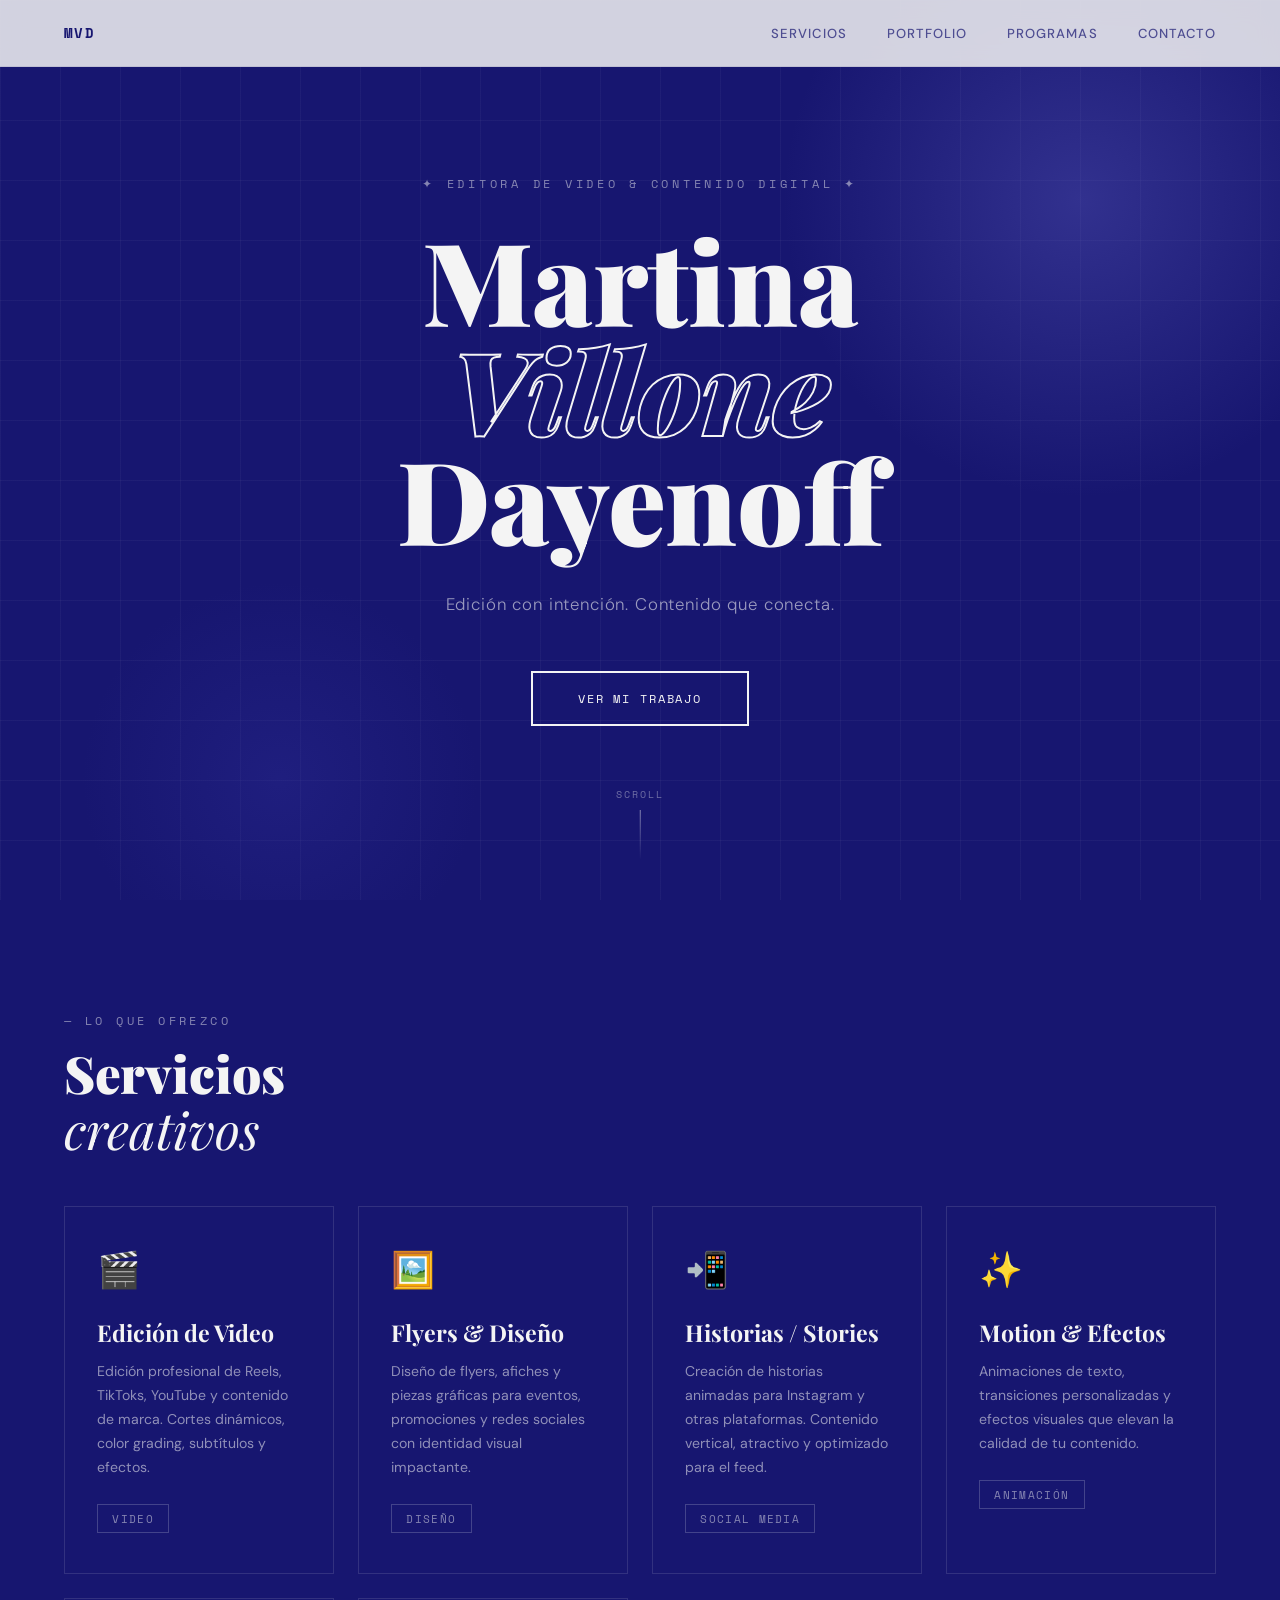
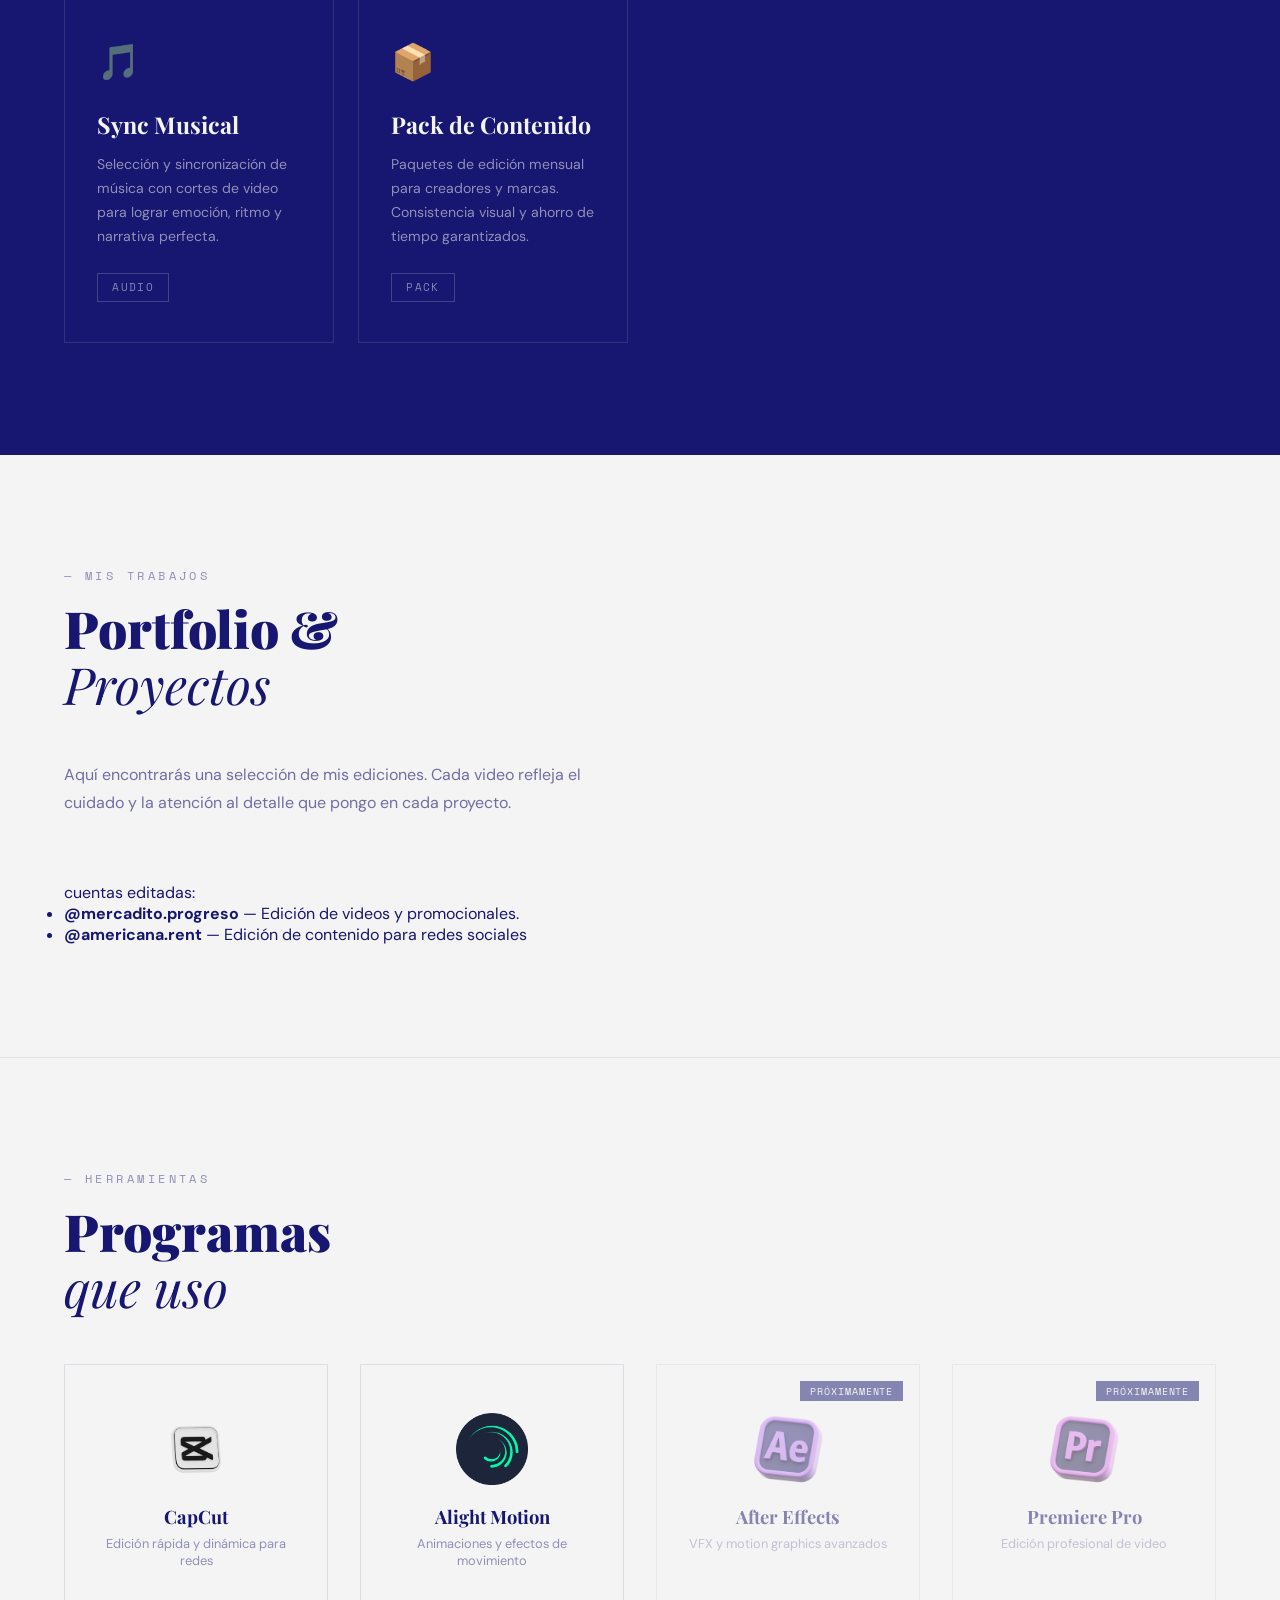
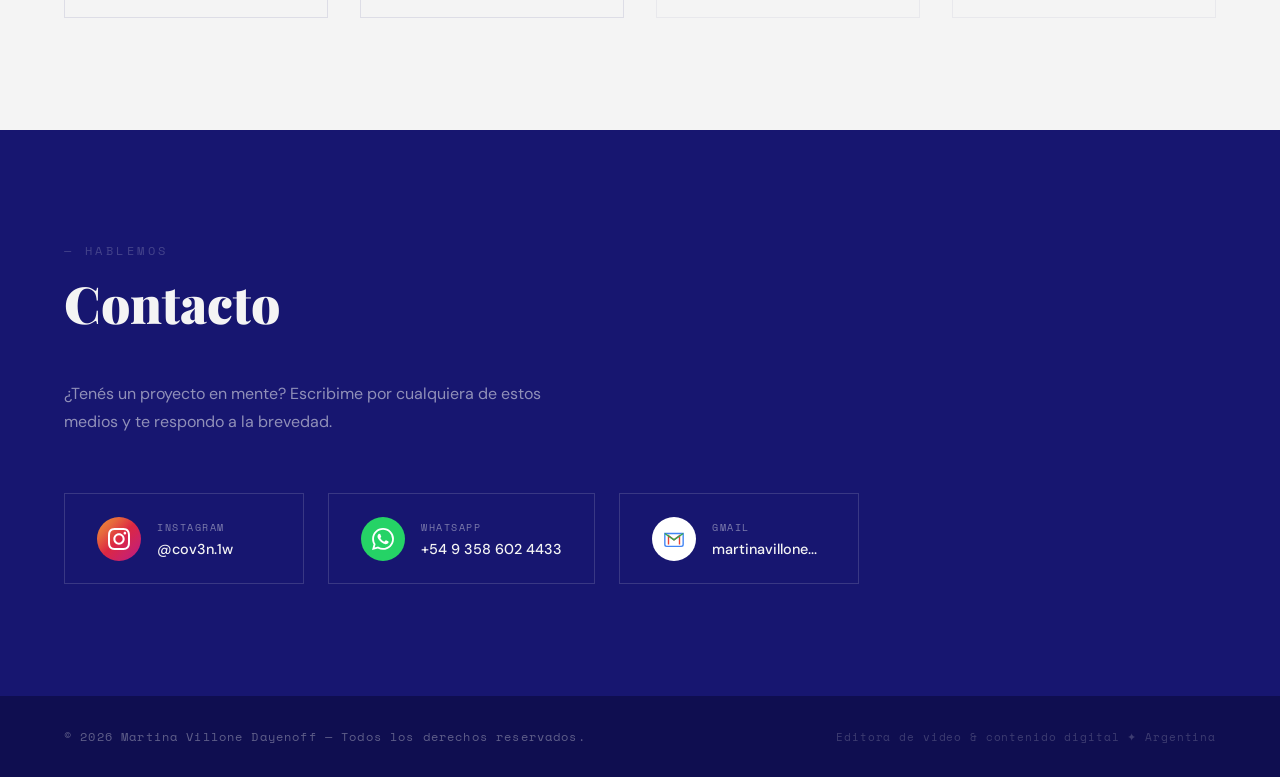
<file: portafolio edición/html.html>
<!DOCTYPE html>
<html lang="es">
<head>
<meta charset="UTF-8">
<meta name="viewport" content="width=device-width, initial-scale=1.0">
<title>Martina Villone Dayenoff — Editora</title>
<link href="https://fonts.googleapis.com/css2?family=Playfair+Display:ital,wght@0,400;0,700;0,900;1,400&family=DM+Sans:wght@300;400;500&family=Space+Mono:wght@400;700&display=swap" rel="stylesheet">
<style>
  :root {
    --azul: rgb(23, 22, 112);
    --azul-claro: rgba(23, 22, 112, 0.08);
    --azul-medio: rgba(23, 22, 112, 0.5);
    --blanco: #f4f4f4;
    --blanco-puro: #ffffff;
    --gris: #c8c8d0;
  }

  * { margin: 0; padding: 0; box-sizing: border-box; }

  html { scroll-behavior: smooth; }

  body {
    background-color: var(--blanco);
    color: var(--azul);
    font-family: 'DM Sans', sans-serif;
    overflow-x: hidden;
  }

  /* ── NAV ── */
  nav {
    position: fixed;
    top: 0; left: 0; right: 0;
    z-index: 100;
    display: flex;
    justify-content: space-between;
    align-items: center;
    padding: 1.4rem 4rem;
    background: rgba(244,244,244,0.85);
    backdrop-filter: blur(12px);
    border-bottom: 1px solid rgba(23,22,112,0.1);
  }

  .nav-logo {
    font-family: 'Space Mono', monospace;
    font-size: 0.85rem;
    font-weight: 700;
    letter-spacing: 0.1em;
    color: var(--azul);
    text-decoration: none;
  }

  .nav-links {
    display: flex;
    gap: 2.5rem;
    list-style: none;
  }

  .nav-links a {
    text-decoration: none;
    font-size: 0.82rem;
    font-weight: 500;
    letter-spacing: 0.08em;
    text-transform: uppercase;
    color: var(--azul);
    opacity: 0.7;
    transition: opacity 0.2s;
  }

  .nav-links a:hover { opacity: 1; }

  /* ── HERO ── */
  #hero {
    min-height: 100vh;
    display: flex;
    align-items: center;
    justify-content: center;
    position: relative;
    overflow: hidden;
    background: var(--azul);
  }

  .hero-bg-grid {
    position: absolute;
    inset: 0;
    background-image:
      linear-gradient(rgba(244,244,244,0.04) 1px, transparent 1px),
      linear-gradient(90deg, rgba(244,244,244,0.04) 1px, transparent 1px);
    background-size: 60px 60px;
  }

  .hero-blob {
    position: absolute;
    width: 600px;
    height: 600px;
    border-radius: 50%;
    background: radial-gradient(circle, rgba(100,99,200,0.35) 0%, transparent 70%);
    top: -100px; right: -100px;
    animation: blobPulse 8s ease-in-out infinite alternate;
  }

  .hero-blob-2 {
    position: absolute;
    width: 400px;
    height: 400px;
    border-radius: 50%;
    background: radial-gradient(circle, rgba(50,49,160,0.3) 0%, transparent 70%);
    bottom: -80px; left: 80px;
    animation: blobPulse 10s ease-in-out infinite alternate-reverse;
  }

  @keyframes blobPulse {
    from { transform: scale(1) translate(0,0); }
    to { transform: scale(1.15) translate(30px, -20px); }
  }

  .hero-content {
    text-align: center;
    position: relative;
    z-index: 2;
    padding: 2rem;
  }

  .hero-eyebrow {
    font-family: 'Space Mono', monospace;
    font-size: 0.78rem;
    letter-spacing: 0.3em;
    text-transform: uppercase;
    color: rgba(244,244,244,0.5);
    margin-bottom: 2rem;
    opacity: 0;
    animation: fadeUp 0.8s ease forwards 0.3s;
  }

  .hero-name {
    font-family: 'Playfair Display', serif;
    font-size: clamp(3.5rem, 9vw, 9rem);
    font-weight: 900;
    line-height: 0.95;
    color: var(--blanco);
    opacity: 0;
    animation: fadeUp 1s ease forwards 0.6s;
    position: relative;
  }

  .hero-name .italic {
    font-style: italic;
    color: transparent;
    -webkit-text-stroke: 2px var(--blanco);
  }

  .hero-tagline {
    font-size: 1.05rem;
    font-weight: 300;
    color: rgba(244,244,244,0.6);
    margin-top: 2.5rem;
    letter-spacing: 0.05em;
    opacity: 0;
    animation: fadeUp 0.9s ease forwards 1s;
  }

  .hero-cta {
    margin-top: 3.5rem;
    opacity: 0;
    animation: fadeUp 0.9s ease forwards 1.3s;
  }

  .btn-primary {
    display: inline-block;
    padding: 1rem 2.8rem;
    border: 2px solid var(--blanco);
    color: var(--blanco);
    text-decoration: none;
    font-family: 'Space Mono', monospace;
    font-size: 0.78rem;
    letter-spacing: 0.15em;
    text-transform: uppercase;
    transition: background 0.3s, color 0.3s;
  }

  .btn-primary:hover {
    background: var(--blanco);
    color: var(--azul);
  }

  .scroll-hint {
    position: absolute;
    bottom: 2.5rem;
    left: 50%;
    transform: translateX(-50%);
    display: flex;
    flex-direction: column;
    align-items: center;
    gap: 0.5rem;
    opacity: 0;
    animation: fadeIn 1s ease forwards 2s;
  }

  .scroll-hint span {
    font-family: 'Space Mono', monospace;
    font-size: 0.65rem;
    letter-spacing: 0.2em;
    color: rgba(244,244,244,0.4);
    text-transform: uppercase;
  }

  .scroll-line {
    width: 1px;
    height: 50px;
    background: linear-gradient(to bottom, rgba(244,244,244,0.5), transparent);
    animation: scrollDrop 1.5s ease-in-out infinite;
  }

  @keyframes scrollDrop {
    0% { transform: scaleY(0); transform-origin: top; }
    50% { transform: scaleY(1); transform-origin: top; }
    51% { transform: scaleY(1); transform-origin: bottom; }
    100% { transform: scaleY(0); transform-origin: bottom; }
  }

  @keyframes fadeUp {
    from { opacity: 0; transform: translateY(40px); }
    to { opacity: 1; transform: translateY(0); }
  }

  @keyframes fadeIn {
    from { opacity: 0; }
    to { opacity: 1; }
  }

  /* ── SECTIONS GENERAL ── */
  section {
    padding: 7rem 4rem;
  }

  .section-label {
    font-family: 'Space Mono', monospace;
    font-size: 0.72rem;
    letter-spacing: 0.3em;
    text-transform: uppercase;
    color: var(--azul);
    opacity: 0.45;
    margin-bottom: 1rem;
  }

  .section-title {
    font-family: 'Playfair Display', serif;
    font-size: clamp(2.2rem, 4vw, 3.8rem);
    font-weight: 900;
    line-height: 1.1;
    color: var(--azul);
    margin-bottom: 3rem;
  }

  /* ── SERVICIOS ── */
  #servicios {
    background: var(--azul);
  }

  #servicios .section-label,
  #servicios .section-title {
    color: var(--blanco);
  }

  #servicios .section-label { opacity: 0.5; }

  .servicios-grid {
    display: grid;
    grid-template-columns: repeat(auto-fit, minmax(260px, 1fr));
    gap: 1.5rem;
    margin-top: 1rem;
  }

  .servicio-card {
    border: 1px solid rgba(244,244,244,0.12);
    padding: 2.5rem 2rem;
    position: relative;
    overflow: hidden;
    transition: border-color 0.3s, transform 0.3s;
    cursor: default;
  }

  .servicio-card::before {
    content: '';
    position: absolute;
    inset: 0;
    background: rgba(244,244,244,0.04);
    transform: translateY(100%);
    transition: transform 0.4s ease;
  }

  .servicio-card:hover::before { transform: translateY(0); }
  .servicio-card:hover { border-color: rgba(244,244,244,0.35); transform: translateY(-4px); }

  .servicio-icon {
    font-size: 2.2rem;
    margin-bottom: 1.5rem;
  }

  .servicio-card h3 {
    font-family: 'Playfair Display', serif;
    font-size: 1.45rem;
    font-weight: 700;
    color: var(--blanco);
    margin-bottom: 0.8rem;
  }

  .servicio-card p {
    font-size: 0.88rem;
    color: rgba(244,244,244,0.55);
    line-height: 1.7;
  }

  .servicio-tag {
    display: inline-block;
    margin-top: 1.5rem;
    font-family: 'Space Mono', monospace;
    font-size: 0.68rem;
    letter-spacing: 0.12em;
    padding: 0.35rem 0.9rem;
    border: 1px solid rgba(244,244,244,0.2);
    color: rgba(244,244,244,0.5);
    text-transform: uppercase;
  }

  /* ── PORTFOLIO / CUENTAS ── */
  #portfolio {
    background: var(--blanco);
  }

  .portfolio-intro {
    max-width: 550px;
    font-size: 1rem;
    color: rgba(23,22,112,0.6);
    line-height: 1.8;
    margin-bottom: 4rem;
  }

  .upload-area {
    border: 2px dashed rgba(23,22,112,0.25);
    padding: 4rem 2rem;
    text-align: center;
    cursor: pointer;
    transition: border-color 0.3s, background 0.3s;
    position: relative;
    margin-bottom: 3rem;
  }

  .upload-area:hover {
    border-color: var(--azul);
    background: rgba(23,22,112,0.02);
  }

  .upload-icon { font-size: 3rem; margin-bottom: 1rem; opacity: 0.5; }

  .upload-area h4 {
    font-family: 'Playfair Display', serif;
    font-size: 1.3rem;
    margin-bottom: 0.5rem;
  }

  .upload-area p {
    font-size: 0.85rem;
    color: rgba(23,22,112,0.45);
    margin-bottom: 1.5rem;
  }

  .btn-upload {
    display: inline-block;
    padding: 0.8rem 2.2rem;
    background: var(--azul);
    color: var(--blanco);
    font-family: 'Space Mono', monospace;
    font-size: 0.75rem;
    letter-spacing: 0.1em;
    text-transform: uppercase;
    border: none;
    cursor: pointer;
    transition: opacity 0.2s;
  }

  .btn-upload:hover { opacity: 0.85; }

  #file-input { display: none; }

  .videos-grid {
    display: grid;
    grid-template-columns: repeat(auto-fill, minmax(300px, 1fr));
    gap: 1.5rem;
    margin-top: 2rem;
  }

  .video-card {
    background: white;
    border: 1px solid rgba(23,22,112,0.1);
    overflow: hidden;
    transition: box-shadow 0.3s;
  }

  .video-card:hover { box-shadow: 0 12px 40px rgba(23,22,112,0.12); }

  .video-thumb {
    width: 100%;
    aspect-ratio: 16/9;
    object-fit: cover;
    display: block;
    background: var(--azul);
  }

  .video-preview-container {
    width: 100%;
    aspect-ratio: 16/9;
    background: var(--azul);
    position: relative;
    overflow: hidden;
  }

  .video-preview-container video {
    width: 100%;
    height: 100%;
    object-fit: cover;
  }

  .video-play-icon {
    position: absolute;
    inset: 0;
    display: flex;
    align-items: center;
    justify-content: center;
    font-size: 2.5rem;
    color: rgba(244,244,244,0.8);
    pointer-events: none;
  }

  .video-info {
    padding: 1.2rem 1.4rem;
  }

  .video-info h4 {
    font-family: 'Playfair Display', serif;
    font-size: 1rem;
    margin-bottom: 0.3rem;
  }

  .video-info .video-desc {
    font-size: 0.82rem;
    color: rgba(23,22,112,0.55);
    line-height: 1.6;
    margin-bottom: 0.8rem;
  }

  .video-date {
    font-family: 'Space Mono', monospace;
    font-size: 0.68rem;
    color: rgba(23,22,112,0.35);
    letter-spacing: 0.05em;
  }

  .empty-state {
    text-align: center;
    padding: 3rem;
    color: rgba(23,22,112,0.35);
    font-size: 0.9rem;
    font-style: italic;
  }

  /* Modal para subir */
  .modal-overlay {
    display: none;
    position: fixed;
    inset: 0;
    background: rgba(23,22,112,0.7);
    z-index: 200;
    align-items: center;
    justify-content: center;
    backdrop-filter: blur(6px);
  }

  .modal-overlay.active { display: flex; }

  .modal {
    background: var(--blanco);
    padding: 3rem;
    width: 90%;
    max-width: 500px;
    position: relative;
  }

  .modal h3 {
    font-family: 'Playfair Display', serif;
    font-size: 1.6rem;
    margin-bottom: 2rem;
  }

  .modal-close {
    position: absolute;
    top: 1.2rem; right: 1.5rem;
    font-size: 1.5rem;
    cursor: pointer;
    background: none;
    border: none;
    color: var(--azul);
    opacity: 0.5;
    transition: opacity 0.2s;
  }

  .modal-close:hover { opacity: 1; }

  .form-group {
    margin-bottom: 1.4rem;
  }

  .form-group label {
    display: block;
    font-family: 'Space Mono', monospace;
    font-size: 0.7rem;
    letter-spacing: 0.15em;
    text-transform: uppercase;
    margin-bottom: 0.5rem;
    opacity: 0.6;
  }

  .form-group input,
  .form-group textarea {
    width: 100%;
    padding: 0.8rem 1rem;
    border: 1px solid rgba(23,22,112,0.2);
    background: white;
    font-family: 'DM Sans', sans-serif;
    font-size: 0.9rem;
    color: var(--azul);
    outline: none;
    transition: border-color 0.2s;
    resize: vertical;
  }

  .form-group input:focus,
  .form-group textarea:focus { border-color: var(--azul); }

  .modal-file-name {
    font-family: 'Space Mono', monospace;
    font-size: 0.75rem;
    color: rgba(23,22,112,0.5);
    margin-top: 0.5rem;
  }

  /* ── PROGRAMAS ── */
  #programas {
    background: var(--blanco);
    border-top: 1px solid rgba(23,22,112,0.08);
  }

  .programas-grid {
    display: grid;
    grid-template-columns: repeat(auto-fit, minmax(200px, 1fr));
    gap: 2rem;
    margin-top: 1rem;
  }

  .programa-card {
    display: flex;
    flex-direction: column;
    align-items: center;
    padding: 3rem 1.5rem;
    border: 1px solid rgba(23,22,112,0.1);
    text-align: center;
    transition: border-color 0.3s, transform 0.3s;
    position: relative;
  }

  .programa-card:hover { border-color: var(--azul); transform: translateY(-6px); }

  .programa-card.proximamente { opacity: 0.5; }

  .programa-logo {
    width: 72px;
    height: 72px;
    margin-bottom: 1.2rem;
    object-fit: contain;
  }

  .programa-logo-svg {
    width: 72px;
    height: 72px;
    margin-bottom: 1.2rem;
    display: flex;
    align-items: center;
    justify-content: center;
  }

  .programa-card h4 {
    font-family: 'Playfair Display', serif;
    font-size: 1.15rem;
    font-weight: 700;
    margin-bottom: 0.4rem;
  }

  .programa-card p {
    font-size: 0.8rem;
    color: rgba(23,22,112,0.45);
  }

  .prox-badge {
    position: absolute;
    top: 1rem; right: 1rem;
    font-family: 'Space Mono', monospace;
    font-size: 0.6rem;
    letter-spacing: 0.1em;
    padding: 0.2rem 0.6rem;
    background: var(--azul);
    color: var(--blanco);
    text-transform: uppercase;
  }

  /* ── CONTACTO ── */
  #contacto {
    background: var(--azul);
  }

  #contacto .section-label { color: rgba(244,244,244,0.45); }
  #contacto .section-title { color: var(--blanco); }

  .contacto-sub {
    font-size: 1rem;
    color: rgba(244,244,244,0.55);
    line-height: 1.8;
    max-width: 500px;
    margin-bottom: 3.5rem;
  }

  .contacto-links {
    display: flex;
    flex-wrap: wrap;
    gap: 1.5rem;
  }

  .contacto-link {
    display: flex;
    align-items: center;
    gap: 1rem;
    padding: 1.4rem 2rem;
    border: 1px solid rgba(244,244,244,0.15);
    text-decoration: none;
    color: var(--blanco);
    transition: border-color 0.3s, background 0.3s;
    min-width: 240px;
  }

  .contacto-link:hover {
    border-color: rgba(244,244,244,0.5);
    background: rgba(244,244,244,0.05);
  }

  .contact-icon {
    width: 44px;
    height: 44px;
    border-radius: 50%;
    display: flex;
    align-items: center;
    justify-content: center;
    font-size: 1.3rem;
    flex-shrink: 0;
  }

  .contact-icon.ig { background: linear-gradient(135deg, #f09433, #e6683c, #dc2743, #cc2366, #bc1888); }
  .contact-icon.wa { background: #25D366; }
  .contact-icon.gm { background: white; }

  .contact-text span {
    display: block;
    font-family: 'Space Mono', monospace;
    font-size: 0.65rem;
    letter-spacing: 0.15em;
    text-transform: uppercase;
    opacity: 0.45;
    margin-bottom: 0.2rem;
  }

  .contact-text strong {
    font-size: 0.9rem;
    font-weight: 500;
  }

  /* ── FOOTER ── */
  footer {
    background: rgb(15, 14, 80);
    padding: 2rem 4rem;
    display: flex;
    justify-content: space-between;
    align-items: center;
    flex-wrap: wrap;
    gap: 1rem;
  }

  footer p {
    font-family: 'Space Mono', monospace;
    font-size: 0.72rem;
    letter-spacing: 0.1em;
    color: rgba(244,244,244,0.35);
  }

  footer .footer-right {
    font-family: 'Space Mono', monospace;
    font-size: 0.68rem;
    color: rgba(244,244,244,0.2);
    letter-spacing: 0.08em;
  }

  /* ── RESPONSIVE ── */
  @media (max-width: 768px) {
    nav { padding: 1.2rem 1.5rem; }
    .nav-links { gap: 1.2rem; }
    .nav-links a { font-size: 0.72rem; }
    section { padding: 5rem 1.5rem; }
    footer { padding: 2rem 1.5rem; flex-direction: column; text-align: center; }
    .contacto-links { flex-direction: column; }
    .contacto-link { min-width: unset; }
    .hero-name { font-size: clamp(2.8rem, 12vw, 6rem); }
  }
</style>
</head>
<body>

<!-- NAV -->
<nav>
  <a href="#hero" class="nav-logo">MVD</a>
  <ul class="nav-links">
    <li><a href="#servicios">Servicios</a></li>
    <li><a href="#portfolio">Portfolio</a></li>
    <li><a href="#programas">Programas</a></li>
    <li><a href="#contacto">Contacto</a></li>
  </ul>
</nav>

<!-- HERO -->
<section id="hero">
  <div class="hero-bg-grid"></div>
  <div class="hero-blob"></div>
  <div class="hero-blob-2"></div>
  <div class="hero-content">
    <p class="hero-eyebrow">✦ Editora de Video &amp; Contenido Digital ✦</p>
    <h1 class="hero-name">
      Martina<br>
      <span class="italic">Villone</span><br>
      Dayenoff
    </h1>
    <p class="hero-tagline">Edición con intención. Contenido que conecta.</p>
    <div class="hero-cta">
      <a href="#portfolio" class="btn-primary">Ver mi trabajo</a>
    </div>
  </div>
  <div class="scroll-hint">
    <span>Scroll</span>
    <div class="scroll-line"></div>
  </div>
</section>

<!-- SERVICIOS -->
<section id="servicios">
  <p class="section-label">— Lo que ofrezco</p>
  <h2 class="section-title">Servicios<br><em style="font-style:italic;font-weight:400;">creativos</em></h2>
  <div class="servicios-grid">

    <div class="servicio-card">
      <div class="servicio-icon">🎬</div>
      <h3>Edición de Video</h3>
      <p>Edición profesional de Reels, TikToks, YouTube y contenido de marca. Cortes dinámicos, color grading, subtítulos y efectos.</p>
      <span class="servicio-tag">Video</span>
    </div>

    <div class="servicio-card">
      <div class="servicio-icon">🖼️</div>
      <h3>Flyers & Diseño</h3>
      <p>Diseño de flyers, afiches y piezas gráficas para eventos, promociones y redes sociales con identidad visual impactante.</p>
      <span class="servicio-tag">Diseño</span>
    </div>

    <div class="servicio-card">
      <div class="servicio-icon">📲</div>
      <h3>Historias / Stories</h3>
      <p>Creación de historias animadas para Instagram y otras plataformas. Contenido vertical, atractivo y optimizado para el feed.</p>
      <span class="servicio-tag">Social Media</span>
    </div>

    <div class="servicio-card">
      <div class="servicio-icon">✨</div>
      <h3>Motion & Efectos</h3>
      <p>Animaciones de texto, transiciones personalizadas y efectos visuales que elevan la calidad de tu contenido.</p>
      <span class="servicio-tag">Animación</span>
    </div>

    <div class="servicio-card">
      <div class="servicio-icon">🎵</div>
      <h3>Sync Musical</h3>
      <p>Selección y sincronización de música con cortes de video para lograr emoción, ritmo y narrativa perfecta.</p>
      <span class="servicio-tag">Audio</span>
    </div>

    <div class="servicio-card">
      <div class="servicio-icon">📦</div>
      <h3>Pack de Contenido</h3>
      <p>Paquetes de edición mensual para creadores y marcas. Consistencia visual y ahorro de tiempo garantizados.</p>
      <span class="servicio-tag">Pack</span>
    </div>

  </div>
</section>

<!-- PORTFOLIO / CUENTAS -->
<section id="portfolio">
  <p class="section-label">— Mis trabajos</p>
  <h2 class="section-title">Portfolio &amp;<br><em style="font-style:italic;font-weight:400;">Proyectos</em></h2>
  <p class="portfolio-intro">Aquí encontrarás una selección de mis ediciones. Cada video refleja el cuidado y la atención al detalle que pongo en cada proyecto.</p>
    <div>
        cuentas editadas:
        <ul>
            <li><strong>@mercadito.progreso</strong> — Edición de videos y promocionales.</li>
            <li><strong>@americana.rent</strong> — Edición de contenido para redes sociales</li>       
    </div>
  
</section>

<!-- MODAL -->
<div class="modal-overlay" id="modal">
  <div class="modal">
    <button class="modal-close" onclick="closeModal()">×</button>
    <h3>Agregar video</h3>

    <div class="form-group">
      <label>Archivo de video</label>
      <button class="btn-upload" onclick="document.getElementById('file-input').click()">Elegir archivo</button>
      <input type="file" id="file-input" accept="video/*" onchange="handleFileSelect(event)">
      <p class="modal-file-name" id="file-name-display">Ningún archivo seleccionado</p>
    </div>

    <div class="form-group">
      <label>Título del proyecto</label>
      <input type="text" id="video-title" placeholder="Ej: Reels para @marca">
    </div>

    <div class="form-group">
      <label>Descripción</label>
      <textarea id="video-desc" rows="3" placeholder="Contá de qué trata esta edición..."></textarea>
    </div>

    <div class="form-group">
      <label>Fecha</label>
      <input type="date" id="video-date">
    </div>

    <button class="btn-upload" onclick="addVideo()" style="width:100%;padding:1rem;">Agregar al portfolio</button>
  </div>
</div>

<!-- PROGRAMAS -->
<section id="programas">
  <p class="section-label">— Herramientas</p>
  <h2 class="section-title">Programas<br><em style="font-style:italic;font-weight:400;">que uso</em></h2>

  <div class="programas-grid">

    <!-- CapCut -->
    <div class="programa-card">
      <div class="programa-logo-svg">
        <img src="img\capcut.png" alt="CapCut Logo" style="width:72px;height:72px;object-fit:contain;">
      </div>
      <h4>CapCut</h4>
      <p>Edición rápida y dinámica para redes</p>
    </div>

    <!-- Alight Motion -->
    <div class="programa-card">
      <div class="programa-logo-svg">
        <img src="img\Alight_Motion_logo_PNG_(2).png" alt="Alight Motion Logo" style="width:72px;height:72px;object-fit:contain;">
      </div>
      <h4>Alight Motion</h4>
      <p>Animaciones y efectos de movimiento</p>
    </div>

    <!-- After Effects -->
    <div class="programa-card proximamente">
      <span class="prox-badge">Próximamente</span>
      <div class="programa-logo-svg">
        <img src="img\adobe-after-effect.png" alt="After Effects Logo" style="width:72px;height:72px;object-fit:contain;">
      </div>
      <h4>After Effects</h4>
      <p>VFX y motion graphics avanzados</p>
    </div>

    <!-- Premiere -->
    <div class="programa-card proximamente">
      <span class="prox-badge">Próximamente</span>
      <div class="programa-logo-svg">
        <img src="img\adobe-premiere-pro.png" alt="Premiere Pro Logo" style="width:72px;height:72px;object-fit:contain;">
      </div>
      <h4>Premiere Pro</h4>
      <p>Edición profesional de video</p>
    </div>

  </div>
</section>

<!-- CONTACTO -->
<section id="contacto">
  <p class="section-label">— Hablemos</p>
  <h2 class="section-title">Contacto</h2>
  <p class="contacto-sub">¿Tenés un proyecto en mente? Escribime por cualquiera de estos medios y te respondo a la brevedad.</p>

  <div class="contacto-links">

    <a href="https://instagram.com/cov3n.1w" target="_blank" class="contacto-link">
      <div class="contact-icon ig">
        <svg width="22" height="22" viewBox="0 0 24 24" fill="white"><path d="M12 2.163c3.204 0 3.584.012 4.85.07 3.252.148 4.771 1.691 4.919 4.919.058 1.265.069 1.645.069 4.849 0 3.205-.012 3.584-.069 4.849-.149 3.225-1.664 4.771-4.919 4.919-1.266.058-1.644.07-4.85.07-3.204 0-3.584-.012-4.849-.07-3.26-.149-4.771-1.699-4.919-4.92-.058-1.265-.07-1.644-.07-4.849 0-3.204.013-3.583.07-4.849.149-3.227 1.664-4.771 4.919-4.919 1.266-.057 1.645-.069 4.849-.069zm0-2.163c-3.259 0-3.667.014-4.947.072-4.358.2-6.78 2.618-6.98 6.98-.059 1.281-.073 1.689-.073 4.948 0 3.259.014 3.668.072 4.948.2 4.358 2.618 6.78 6.98 6.98 1.281.058 1.689.072 4.948.072 3.259 0 3.668-.014 4.948-.072 4.354-.2 6.782-2.618 6.979-6.98.059-1.28.073-1.689.073-4.948 0-3.259-.014-3.667-.072-4.947-.196-4.354-2.617-6.78-6.979-6.98-1.281-.059-1.69-.073-4.949-.073zm0 5.838c-3.403 0-6.162 2.759-6.162 6.162s2.759 6.163 6.162 6.163 6.162-2.759 6.162-6.163c0-3.403-2.759-6.162-6.162-6.162zm0 10.162c-2.209 0-4-1.79-4-4 0-2.209 1.791-4 4-4s4 1.791 4 4c0 2.21-1.791 4-4 4zm6.406-11.845c-.796 0-1.441.645-1.441 1.44s.645 1.44 1.441 1.44c.795 0 1.439-.645 1.439-1.44s-.644-1.44-1.439-1.44z"/></svg>
      </div>
      <div class="contact-text">
        <span>Instagram</span>
        <strong>@cov3n.1w</strong>
      </div>
    </a>

    <a href="https://wa.me/5493586024433" target="_blank" class="contacto-link">
      <div class="contact-icon wa">
        <svg width="22" height="22" viewBox="0 0 24 24" fill="white"><path d="M17.472 14.382c-.297-.149-1.758-.867-2.03-.967-.273-.099-.471-.148-.67.15-.197.297-.767.966-.94 1.164-.173.199-.347.223-.644.075-.297-.15-1.255-.463-2.39-1.475-.883-.788-1.48-1.761-1.653-2.059-.173-.297-.018-.458.13-.606.134-.133.298-.347.446-.52.149-.174.198-.298.298-.497.099-.198.05-.371-.025-.52-.075-.149-.669-1.612-.916-2.207-.242-.579-.487-.5-.669-.51-.173-.008-.371-.01-.57-.01-.198 0-.52.074-.792.372-.272.297-1.04 1.016-1.04 2.479 0 1.462 1.065 2.875 1.213 3.074.149.198 2.096 3.2 5.077 4.487.709.306 1.262.489 1.694.625.712.227 1.36.195 1.871.118.571-.085 1.758-.719 2.006-1.413.248-.694.248-1.289.173-1.413-.074-.124-.272-.198-.57-.347m-5.421 7.403h-.004a9.87 9.87 0 01-5.031-1.378l-.361-.214-3.741.982.998-3.648-.235-.374a9.86 9.86 0 01-1.51-5.26c.001-5.45 4.436-9.884 9.888-9.884 2.64 0 5.122 1.03 6.988 2.898a9.825 9.825 0 012.893 6.994c-.003 5.45-4.437 9.884-9.885 9.884m8.413-18.297A11.815 11.815 0 0012.05 0C5.495 0 .16 5.335.157 11.892c0 2.096.547 4.142 1.588 5.945L.057 24l6.305-1.654a11.882 11.882 0 005.683 1.448h.005c6.554 0 11.89-5.335 11.893-11.893a11.821 11.821 0 00-3.48-8.413Z"/></svg>
      </div>
      <div class="contact-text">
        <span>WhatsApp</span>
        <strong>+54 9 358 602 4433</strong>
      </div>
    </a>

    <a href="mailto:martinavillonedatenoff388@gmail.com" class="contacto-link">
      <div class="contact-icon gm">
        <svg width="22" height="22" viewBox="0 0 24 24" fill="none"><path d="M6 18L6 8.4L12 13L18 8.4L18 18" stroke="#EA4335" stroke-width="1.5"/><path d="M2 6H22V18C22 19.1046 21.1046 20 20 20H4C2.89543 20 2 19.1046 2 18V6Z" stroke="#4285F4" stroke-width="1.5" fill="none"/><path d="M2 6L12 13L22 6" stroke="#34A853" stroke-width="1.5"/></svg>
      </div>
      <div class="contact-text">
        <span>Gmail</span>
        <strong>martinavillone...</strong>
      </div>
    </a>

  </div>
</section>

<!-- FOOTER -->
<footer>
  <p>© 2026 Martina Villone Dayenoff — Todos los derechos reservados.</p>
  <p class="footer-right">Editora de video &amp; contenido digital ✦ Argentina</p>
</footer>

<script>
  // ── Upload logic ──
  let selectedFile = null;
  const videos = [];

  function openModal() {
    document.getElementById('modal').classList.add('active');
    // Set today's date as default
    const today = new Date().toISOString().split('T')[0];
    document.getElementById('video-date').value = today;
  }

  function closeModal() {
    document.getElementById('modal').classList.remove('active');
    selectedFile = null;
    document.getElementById('file-name-display').textContent = 'Ningún archivo seleccionado';
    document.getElementById('video-title').value = '';
    document.getElementById('video-desc').value = '';
  }

  function handleFileSelect(e) {
    const file = e.target.files[0];
    if (file) {
      selectedFile = file;
      document.getElementById('file-name-display').textContent = file.name;
    }
  }

  function addVideo() {
    const title = document.getElementById('video-title').value.trim() || 'Sin título';
    const desc = document.getElementById('video-desc').value.trim() || '';
    const dateVal = document.getElementById('video-date').value;

    if (!selectedFile) { alert('Por favor seleccioná un archivo de video.'); return; }

    const url = URL.createObjectURL(selectedFile);
    const dateStr = dateVal ? new Date(dateVal + 'T00:00:00').toLocaleDateString('es-AR', { day: '2-digit', month: 'long', year: 'numeric' }) : '';

    videos.push({ url, title, desc, dateStr });
    renderVideos();
    closeModal();
  }

  function renderVideos() {
    const grid = document.getElementById('videos-grid');
    const empty = document.getElementById('empty-msg');

    if (videos.length === 0) {
      empty.style.display = 'block';
      grid.innerHTML = '';
      return;
    }

    empty.style.display = 'none';
    grid.innerHTML = videos.map((v, i) => `
      <div class="video-card">
        <div class="video-preview-container">
          <video src="${v.url}" preload="metadata" muted></video>
          <div class="video-play-icon" onclick="togglePlay(this, ${i})">▶</div>
        </div>
        <div class="video-info">
          <h4>${v.title}</h4>
          ${v.desc ? `<p class="video-desc">${v.desc}</p>` : ''}
          ${v.dateStr ? `<p class="video-date">📅 ${v.dateStr}</p>` : ''}
        </div>
      </div>
    `).join('');
  }

  function togglePlay(iconEl, idx) {
    const card = iconEl.parentElement;
    const video = card.querySelector('video');
    if (video.paused) {
      video.play();
      iconEl.textContent = '⏸';
    } else {
      video.pause();
      iconEl.textContent = '▶';
    }
  }

  // Drag & drop on upload area
  const uploadArea = document.getElementById('upload-trigger');
  uploadArea.addEventListener('dragover', e => { e.preventDefault(); uploadArea.style.borderColor = 'var(--azul)'; });
  uploadArea.addEventListener('dragleave', () => { uploadArea.style.borderColor = ''; });
  uploadArea.addEventListener('drop', e => {
    e.preventDefault();
    uploadArea.style.borderColor = '';
    const file = e.dataTransfer.files[0];
    if (file && file.type.startsWith('video/')) {
      selectedFile = file;
      openModal();
      document.getElementById('file-name-display').textContent = file.name;
    }
  });

  // Close modal on overlay click
  document.getElementById('modal').addEventListener('click', function(e) {
    if (e.target === this) closeModal();
  });

  // ── Scroll reveal ──
  const observer = new IntersectionObserver((entries) => {
    entries.forEach(e => {
      if (e.isIntersecting) {
        e.target.style.opacity = '1';
        e.target.style.transform = 'translateY(0)';
      }
    });
  }, { threshold: 0.1 });

  document.querySelectorAll('.servicio-card, .programa-card, .contacto-link').forEach(el => {
    el.style.opacity = '0';
    el.style.transform = 'translateY(30px)';
    el.style.transition = 'opacity 0.6s ease, transform 0.6s ease, border-color 0.3s';
    observer.observe(el);
  });
</script>
</body>
</html>
</file>
